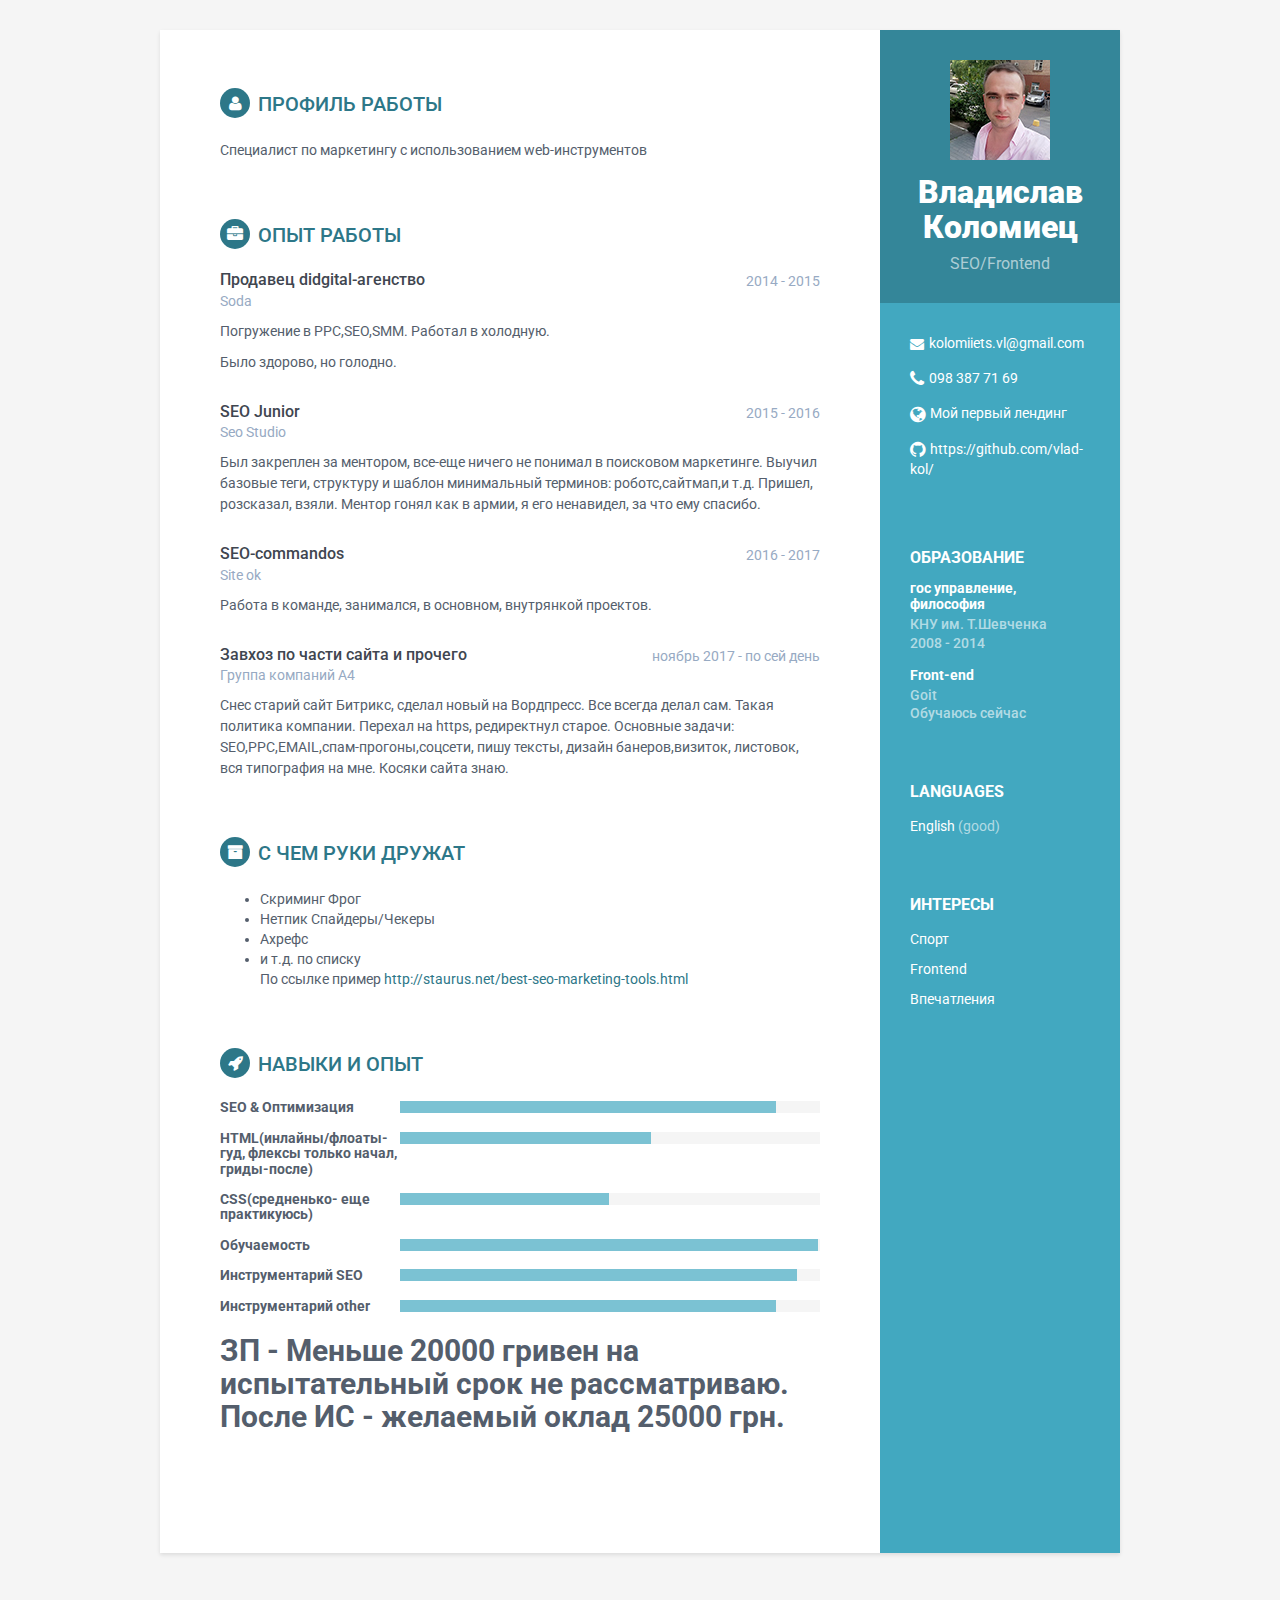
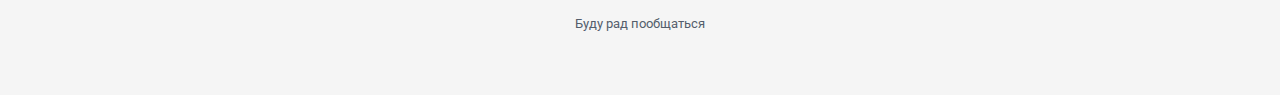
<file: work/index.html>
<!DOCTYPE html>
<!--[if IE 8]> <html lang="en" class="ie8"> <![endif]-->
<!--[if IE 9]> <html lang="en" class="ie9"> <![endif]-->
<!--[if !IE]><!-->
<html lang="en">
<!--<![endif]-->

<head>
    <title>Responsive Resume/CV Template for Developers</title>
    <!-- Meta -->
    <meta charset="utf-8">
    <meta http-equiv="X-UA-Compatible" content="IE=edge">
    <meta name="viewport" content="width=device-width, initial-scale=1.0">
    <meta name="description" content="Responsive HTML5 Resume/CV Template for Developers">
    <meta name="author" content="Xiaoying Riley at 3rd Wave Media">
    <link rel="shortcut icon" href="favicon.ico">
    <link href='https://fonts.googleapis.com/css?family=Roboto:400,500,400italic,300italic,300,500italic,700,700italic,900,900italic' rel='stylesheet' type='text/css'>
    <!-- Global CSS -->
    <link rel="stylesheet" href="assets/plugins/bootstrap/css/bootstrap.min.css">
    <!-- Plugins CSS -->
    <link rel="stylesheet" href="assets/plugins/font-awesome/css/font-awesome.css">

    <!-- Theme CSS -->
    <link id="theme-style" rel="stylesheet" href="assets/css/styles.css">
    <!-- HTML5 shim and Respond.js for IE8 support of HTML5 elements and media queries -->
    <!--[if lt IE 9]>
      <script src="https://oss.maxcdn.com/html5shiv/3.7.2/html5shiv.min.js"></script>
      <script src="https://oss.maxcdn.com/respond/1.4.2/respond.min.js"></script>
    <![endif]-->
</head>

<body>
    <div class="wrapper">
        <div class="sidebar-wrapper">
            <div class="profile-container">
                <img class="profile" src="assets/images/profile2.jpg" alt="" />
                <h1 class="name">Владислав Коломиец</h1>
                <h3 class="tagline">SEO/Frontend</h3>
            </div>
            <!--//profile-container-->

            <div class="contact-container container-block">
                <ul class="list-unstyled contact-list">
                    <li class="email"><i class="fa fa-envelope"></i><a href="mailto: kolomiiets.vl@gmail.com">kolomiiets.vl@gmail.com</a></li>
                    <li class="phone"><i class="fa fa-phone"></i><a href="tel:0983877169">098 387 71 69</a></li>
                    <li class="website"><i class="fa fa-globe"></i><a href="https://vlad-kol.github.io/goit-fe-course/html-css/module-03/" target="_blank">Мой первый лендинг</a></li>
                    <li class="github"><i class="fa fa-github"></i><a href="#" target="_blank">https://github.com/vlad-kol/</a></li>
                </ul>
            </div>
            <!--//contact-container-->
            <div class="education-container container-block">
                <h2 class="container-block-title">Образование</h2>
                <div class="item">
                    <h4 class="degree">гос управление, философия</h4>
                    <h5 class="meta">КНУ им. Т.Шевченка</h5>
                    <div class="time">2008 - 2014</div>
                </div>
                <!--//item-->
                <div class="item">
                    <h4 class="degree">Front-end</h4>
                    <h5 class="meta">Goit</h5>
                    <div class="time">Обучаюсь сейчас</div>
                </div>
                <!--//item-->
            </div>
            <!--//education-container-->

            <div class="languages-container container-block">
                <h2 class="container-block-title">Languages</h2>
                <ul class="list-unstyled interests-list">
                    <li>English <span class="lang-desc">(good)</span></li>
                </ul>
            </div>
            <!--//interests-->

            <div class="interests-container container-block">
                <h2 class="container-block-title">Интересы</h2>
                <ul class="list-unstyled interests-list">
                    <li>Спорт</li>
                    <li>Frontend</li>
                    <li>Впечатления</li>
                </ul>
            </div>
            <!--//interests-->

        </div>
        <!--//sidebar-wrapper-->

        <div class="main-wrapper">

            <section class="section summary-section">
                <h2 class="section-title"><i class="fa fa-user"></i>Профиль работы</h2>
                <div class="summary">
                    <p>Специалист по маркетингу с использованием web-инструментов</p>
                </div>
                <!--//summary-->
            </section>
            <!--//section-->

            <section class="section experiences-section">
                <h2 class="section-title"><i class="fa fa-briefcase"></i>Опыт работы</h2>

                <div class="item">
                    <div class="meta">
                        <div class="upper-row">
                            <h3 class="job-title">Продавец didgital-агенство</h3>
                            <div class="time">2014 - 2015</div>
                        </div>
                        <!--//upper-row-->
                        <div class="company">Soda</div>
                    </div>
                    <!--//meta-->
                    <div class="details">
                        <p>Погружение в PPC,SEO,SMM. Работал в холодную.</p>
                        <p>Было здорово, но голодно.</p>
                    </div>
                    <!--//details-->
                </div>
                <!--//item-->

                <div class="item">
                    <div class="meta">
                        <div class="upper-row">
                            <h3 class="job-title">SEO Junior</h3>
                            <div class="time">2015 - 2016</div>
                        </div>
                        <!--//upper-row-->
                        <div class="company">Seo Studio</div>
                    </div>
                    <!--//meta-->
                    <div class="details">
                        <p>Был закреплен за ментором, все-еще ничего не понимал в поисковом маркетинге. Выучил базовые теги, структуру и шаблон минимальный терминов: роботс,сайтмап,и т.д. Пришел, розсказал, взяли. Ментор гонял как в армии, я его ненавидел,
                            за что ему спасибо.</p>

                    </div>
                    <!--//details-->
                </div>
                <!--//item-->

                <div class="item">
                    <div class="meta">
                        <div class="upper-row">
                            <h3 class="job-title">SEO-commandos</h3>
                            <div class="time">2016 - 2017</div>
                        </div>
                        <!--//upper-row-->
                        <div class="company">Site ok</div>
                    </div>
                    <!--//meta-->
                    <div class="details">
                        <p>Работа в команде, занимался, в основном, внутрянкой проектов.</p>
                    </div>
                    <!--//details-->
                </div>
                <!--//item-->

                <div class="item">
                    <div class="meta">
                        <div class="upper-row">
                            <h3 class="job-title">Завхоз по части сайта и прочего</h3>
                            <div class="time">ноябрь 2017 - по сей день</div>
                        </div>
                        <!--//upper-row-->
                        <div class="company">Группа компаний А4</div>
                    </div>
                    <!--//meta-->
                    <div class="details">
                        <p>Снес старий сайт Битрикс, сделал новый на Вордпресс. Все всегда делал сам. Такая политика компании. Перехал на https, редиректнул старое. Основные задачи: SEO,PPC,EMAIL,спам-прогоны,соцсети, пишу тексты, дизайн банеров,визиток,
                            листовок, вся типография на мне. Косяки сайта знаю.</p>
                    </div>
                    <!--//details-->
                </div>
                <!--//item-->

            </section>
            <!--//section-->

            <section class="section projects-section">
                <h2 class="section-title"><i class="fa fa-archive"></i>С чем руки дружат</h2>
                <div class="intro">
                    <ul>
                        <li> Скриминг Фрог </li>
                        <li> Нетпик Спайдеры/Чекеры </li>
                        <li> Ахрефс </li>
                        <li>и т.д. по списку</li>
                        <p>По ссылке пример <a href="http://staurus.net/best-seo-marketing-tools.html" alt="">http://staurus.net/best-seo-marketing-tools.html</a></p>
                    </ul>
            </section>
            <!--//section-->

            <section class="skills-section section">
                <h2 class="section-title"><i class="fa fa-rocket"></i>Навыки и Опыт</h2>
                <div class="skillset">
                    <div class="item">
                        <h3 class="level-title">SEO &amp; Оптимизация</h3>
                        <div class="level-bar">
                            <div class="level-bar-inner" data-level="90%">
                            </div>
                        </div>
                        <!--//level-bar-->
                    </div>
                    <!--//item-->

                    <div class="item">
                        <h3 class="level-title">HTML(инлайны/флоаты-гуд, флексы только начал, гриды-после)</h3>
                        <div class="level-bar">
                            <div class="level-bar-inner" data-level="60%">
                            </div>
                        </div>
                        <!--//level-bar-->
                    </div>
                    <!--//item-->

                    <div class="item">
                        <h3 class="level-title">CSS(средненько- еще практикуюсь)</h3>
                        <div class="level-bar">
                            <div class="level-bar-inner" data-level="50%">
                            </div>
                        </div>
                        <!--//level-bar-->
                    </div>
                    <!--//item-->

                    <div class="item">
                        <h3 class="level-title">Обучаемость</h3>
                        <div class="level-bar">
                            <div class="level-bar-inner" data-level="100%">
                            </div>
                        </div>
                        <!--//level-bar-->
                    </div>
                    <!--//item-->

                    <div class="item">
                        <h3 class="level-title">Инструментарий SEO</h3>
                        <div class="level-bar">
                            <div class="level-bar-inner" data-level="95%">
                            </div>
                        </div>
                        <!--//level-bar-->
                    </div>
                    <!--//item-->

                    <div class="item">
                        <h3 class="level-title">Инструментарий other</h3>
                        <div class="level-bar">
                            <div class="level-bar-inner" data-level="90%">
                            </div>
                        </div>
                        <!--//level-bar-->
                    </div>
                    <!--//item-->

                </div>
                <h2>ЗП - Меньше 20000 гривен на испытательный срок не рассматриваю. После ИС - желаемый оклад 25000 грн.</h2>
            </section>
            <!--//skills-section-->

            </div>
            <!--//main-body-->
        </div>

        <footer class="footer">
            <div class="text-center">
                <!--/* This template is released under the Creative Commons Attribution 3.0 License. Please keep the attribution link below when using for your own project. Thank you for your support. :) If you'd like to use the template without the attribution, you can check out other license options via our website: themes.3rdwavemedia.com */-->
                <small class="copyright">Буду рад пообщаться</small>
            </div>
            <!--//container-->
        </footer>
        <!--//footer-->

        <!-- Javascript -->
        <script type="text/javascript" src="assets/plugins/jquery-1.11.3.min.js"></script>
        <script type="text/javascript" src="assets/plugins/bootstrap/js/bootstrap.min.js"></script>
        <!-- custom js -->
        <script type="text/javascript" src="assets/js/main.js"></script>
</body>

</html>
</file>
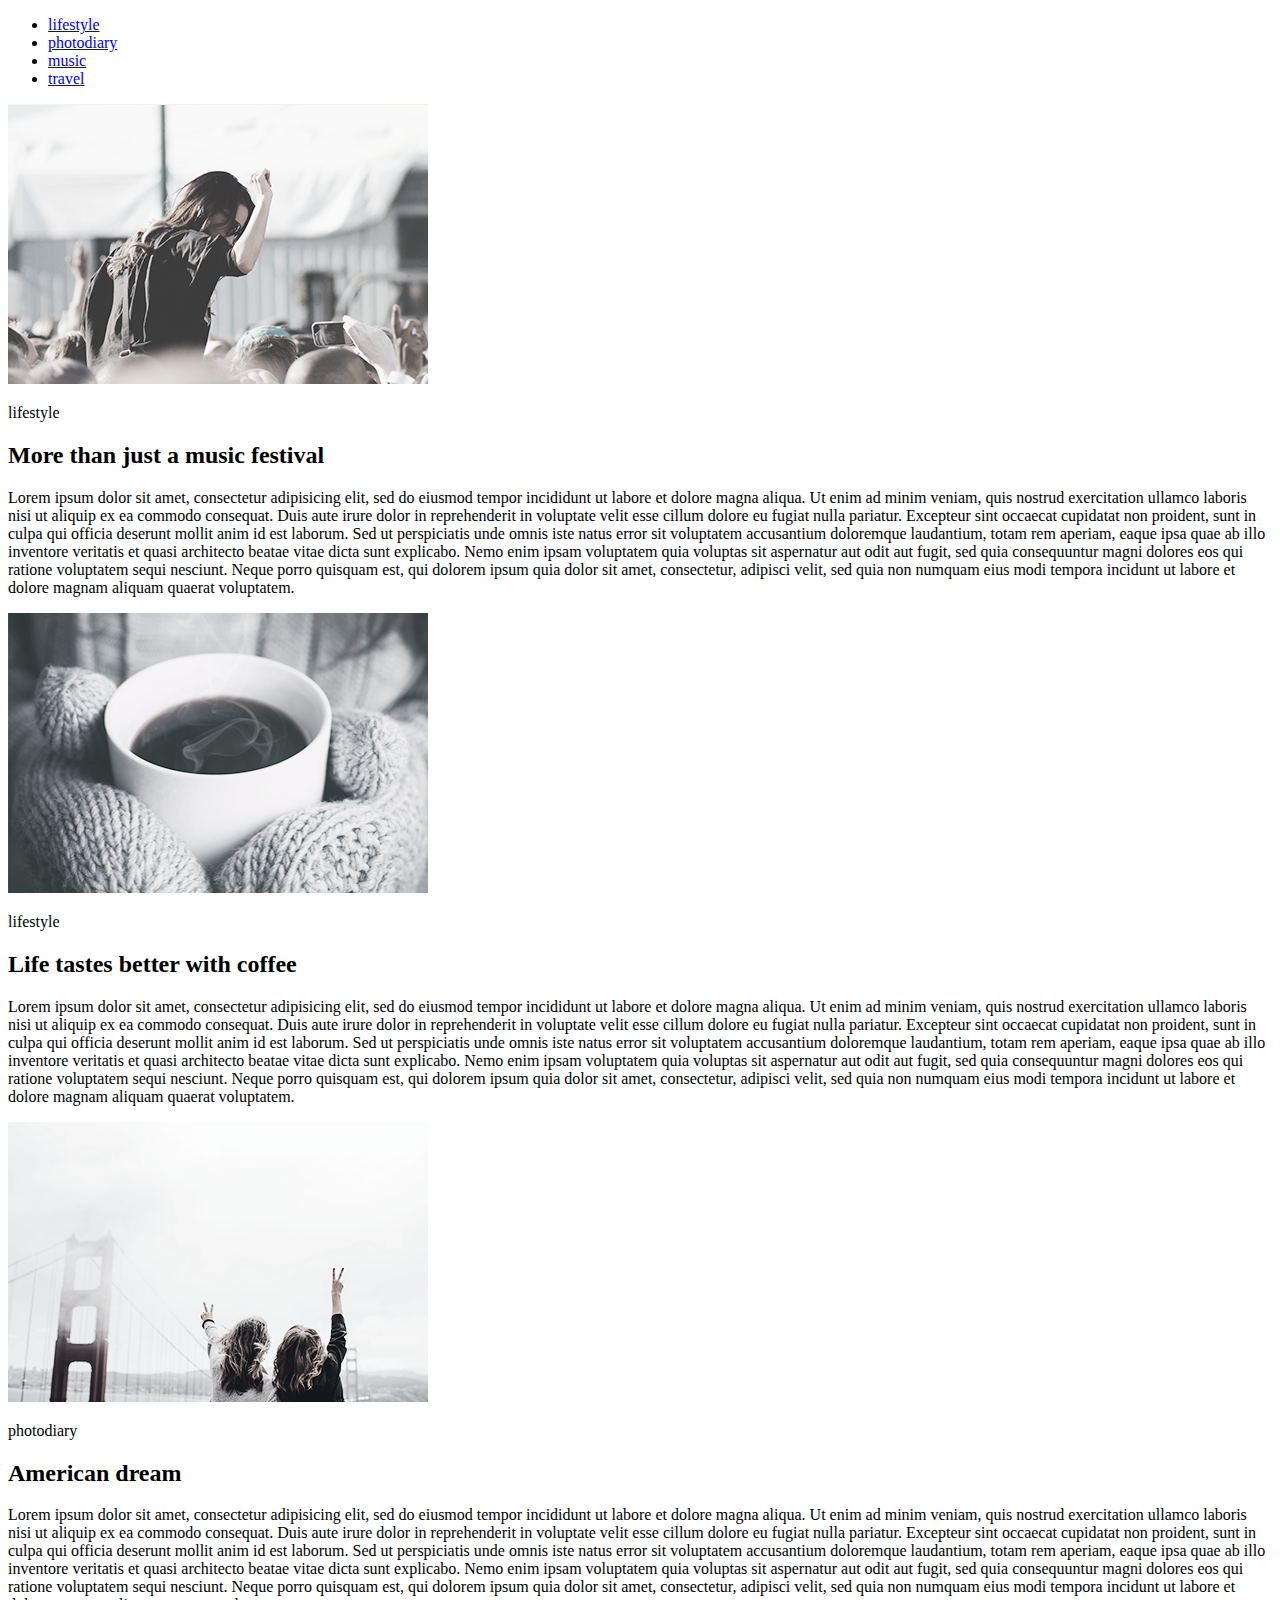
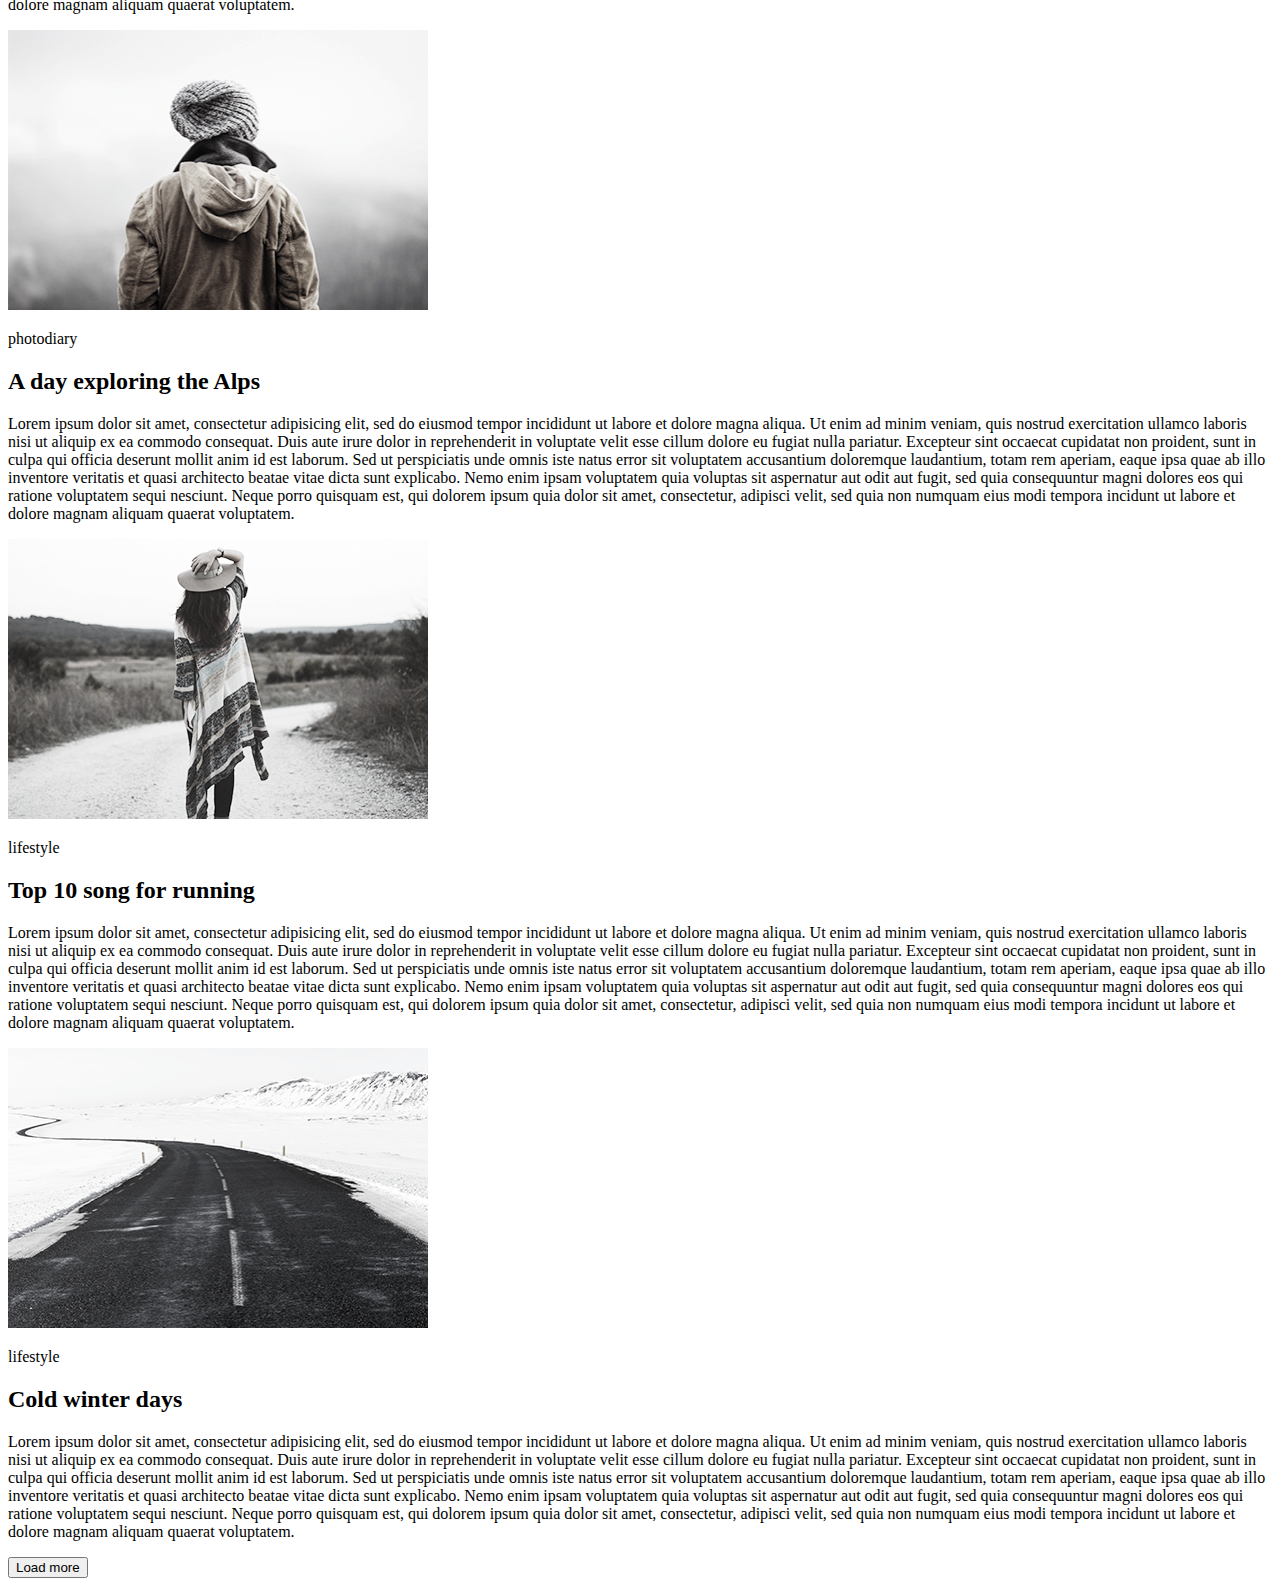
<file: html-css/homework-01-02/index.html>
<!DOCTYPE html>
<html lang="en">

<head>
    <meta charset="UTF-8">
    <meta name="viewport" content="width=device-width, initial-scale=1.0">
    <meta http-equiv="X-UA-Compatible" content="ie=edge">
    <title>module-01-02</title>
</head>

<body>
    <ul>
        <li><a href="#">lifestyle</a></li>
        <li><a href="#">photodiary</a></li>
        <li><a href="#">music</a></li>
        <li><a href="#">travel</a></li>
    </ul>
    <div>
        <img src="img/image1.png" alt="" width="420px" height="280px">
        <p>
            lifestyle
        </p>
        <h2>More than just a music festival</h2>
        <p>
            <span>Lorem ipsum dolor sit amet, consectetur adipisicing elit, sed do eiusmod tempor incididunt ut labore et dolore magna aliqua. Ut enim ad minim veniam, quis nostrud exercitation ullamco laboris nisi ut aliquip ex ea commodo consequat. Duis aute irure dolor in reprehenderit in voluptate velit esse cillum dolore eu fugiat nulla pariatur. Excepteur sint occaecat cupidatat non proident, sunt in culpa qui officia deserunt mollit anim id est laborum. Sed ut perspiciatis unde omnis iste natus error sit voluptatem accusantium doloremque laudantium, totam rem aperiam, eaque ipsa quae ab illo inventore veritatis et quasi architecto beatae vitae dicta sunt explicabo. Nemo enim ipsam voluptatem quia voluptas sit aspernatur aut odit aut fugit, sed quia consequuntur magni dolores eos qui ratione voluptatem sequi nesciunt. Neque porro quisquam est, qui dolorem ipsum quia dolor sit amet, consectetur, adipisci velit, sed quia non numquam eius modi tempora incidunt ut labore et dolore magnam aliquam quaerat voluptatem.</span>
        </p>
    </div>
    <div>
        <img src="img/image2.png" alt="" width="420px" height="280px">
        <p>
            lifestyle
        </p>
        <h2>Life tastes better with coffee</h2>
        <p>
            Lorem ipsum dolor sit amet, consectetur adipisicing elit, sed do eiusmod tempor incididunt ut labore et dolore magna aliqua. Ut enim ad minim veniam, quis nostrud exercitation ullamco laboris nisi ut aliquip ex ea commodo consequat. Duis aute irure dolor
            in reprehenderit in voluptate velit esse cillum dolore eu fugiat nulla pariatur. Excepteur sint occaecat cupidatat non proident, sunt in culpa qui officia deserunt mollit anim id est laborum. Sed ut perspiciatis unde omnis iste natus error
            sit voluptatem accusantium doloremque laudantium, totam rem aperiam, eaque ipsa quae ab illo inventore veritatis et quasi architecto beatae vitae dicta sunt explicabo. Nemo enim ipsam voluptatem quia voluptas sit aspernatur aut odit aut fugit,
            sed quia consequuntur magni dolores eos qui ratione voluptatem sequi nesciunt. Neque porro quisquam est, qui dolorem ipsum quia dolor sit amet, consectetur, adipisci velit, sed quia non numquam eius modi tempora incidunt ut labore et dolore
            magnam aliquam quaerat voluptatem.
        </p>
    </div>
    <div>
        <img src="img/image3.png" alt="" width="420px" height="280px">
        <p>
            photodiary
        </p>
        <h2>American dream</h2>
        <p>
            Lorem ipsum dolor sit amet, consectetur adipisicing elit, sed do eiusmod tempor incididunt ut labore et dolore magna aliqua. Ut enim ad minim veniam, quis nostrud exercitation ullamco laboris nisi ut aliquip ex ea commodo consequat. Duis aute irure dolor
            in reprehenderit in voluptate velit esse cillum dolore eu fugiat nulla pariatur. Excepteur sint occaecat cupidatat non proident, sunt in culpa qui officia deserunt mollit anim id est laborum. Sed ut perspiciatis unde omnis iste natus error
            sit voluptatem accusantium doloremque laudantium, totam rem aperiam, eaque ipsa quae ab illo inventore veritatis et quasi architecto beatae vitae dicta sunt explicabo. Nemo enim ipsam voluptatem quia voluptas sit aspernatur aut odit aut fugit,
            sed quia consequuntur magni dolores eos qui ratione voluptatem sequi nesciunt. Neque porro quisquam est, qui dolorem ipsum quia dolor sit amet, consectetur, adipisci velit, sed quia non numquam eius modi tempora incidunt ut labore et dolore
            magnam aliquam quaerat voluptatem.
        </p>
    </div>
    <div>
        <img src="img/image4.png" alt="" width="420px" height="280px">
        <p>
            photodiary
        </p>
        <h2>A day exploring the Alps</h2>
        <p>
            Lorem ipsum dolor sit amet, consectetur adipisicing elit, sed do eiusmod tempor incididunt ut labore et dolore magna aliqua. Ut enim ad minim veniam, quis nostrud exercitation ullamco laboris nisi ut aliquip ex ea commodo consequat. Duis aute irure dolor
            in reprehenderit in voluptate velit esse cillum dolore eu fugiat nulla pariatur. Excepteur sint occaecat cupidatat non proident, sunt in culpa qui officia deserunt mollit anim id est laborum. Sed ut perspiciatis unde omnis iste natus error
            sit voluptatem accusantium doloremque laudantium, totam rem aperiam, eaque ipsa quae ab illo inventore veritatis et quasi architecto beatae vitae dicta sunt explicabo. Nemo enim ipsam voluptatem quia voluptas sit aspernatur aut odit aut fugit,
            sed quia consequuntur magni dolores eos qui ratione voluptatem sequi nesciunt. Neque porro quisquam est, qui dolorem ipsum quia dolor sit amet, consectetur, adipisci velit, sed quia non numquam eius modi tempora incidunt ut labore et dolore
            magnam aliquam quaerat voluptatem.
        </p>
    </div>
    <div>
        <img src="img/image5.png" alt="" width="420px" height="280px">
        <p>
            lifestyle
        </p>
        <h2>Top 10 song for running</h2>
        <p>
            Lorem ipsum dolor sit amet, consectetur adipisicing elit, sed do eiusmod tempor incididunt ut labore et dolore magna aliqua. Ut enim ad minim veniam, quis nostrud exercitation ullamco laboris nisi ut aliquip ex ea commodo consequat. Duis aute irure dolor
            in reprehenderit in voluptate velit esse cillum dolore eu fugiat nulla pariatur. Excepteur sint occaecat cupidatat non proident, sunt in culpa qui officia deserunt mollit anim id est laborum. Sed ut perspiciatis unde omnis iste natus error
            sit voluptatem accusantium doloremque laudantium, totam rem aperiam, eaque ipsa quae ab illo inventore veritatis et quasi architecto beatae vitae dicta sunt explicabo. Nemo enim ipsam voluptatem quia voluptas sit aspernatur aut odit aut fugit,
            sed quia consequuntur magni dolores eos qui ratione voluptatem sequi nesciunt. Neque porro quisquam est, qui dolorem ipsum quia dolor sit amet, consectetur, adipisci velit, sed quia non numquam eius modi tempora incidunt ut labore et dolore
            magnam aliquam quaerat voluptatem.
        </p>
    </div>
    <div>
        <div>
            <img src="img/image6.png" alt="" width="420px" height="280px">
        </div>
        <p>
            lifestyle
        </p>
        <h2>Cold winter days</h2>
        <p>
            Lorem ipsum dolor sit amet, consectetur adipisicing elit, sed do eiusmod tempor incididunt ut labore et dolore magna aliqua. Ut enim ad minim veniam, quis nostrud exercitation ullamco laboris nisi ut aliquip ex ea commodo consequat. Duis aute irure dolor
            in reprehenderit in voluptate velit esse cillum dolore eu fugiat nulla pariatur. Excepteur sint occaecat cupidatat non proident, sunt in culpa qui officia deserunt mollit anim id est laborum. Sed ut perspiciatis unde omnis iste natus error
            sit voluptatem accusantium doloremque laudantium, totam rem aperiam, eaque ipsa quae ab illo inventore veritatis et quasi architecto beatae vitae dicta sunt explicabo. Nemo enim ipsam voluptatem quia voluptas sit aspernatur aut odit aut fugit,
            sed quia consequuntur magni dolores eos qui ratione voluptatem sequi nesciunt. Neque porro quisquam est, qui dolorem ipsum quia dolor sit amet, consectetur, adipisci velit, sed quia non numquam eius modi tempora incidunt ut labore et dolore
            magnam aliquam quaerat voluptatem.
        </p>
    </div>
    <button>Load more</button>
</body>

</html>
</file>
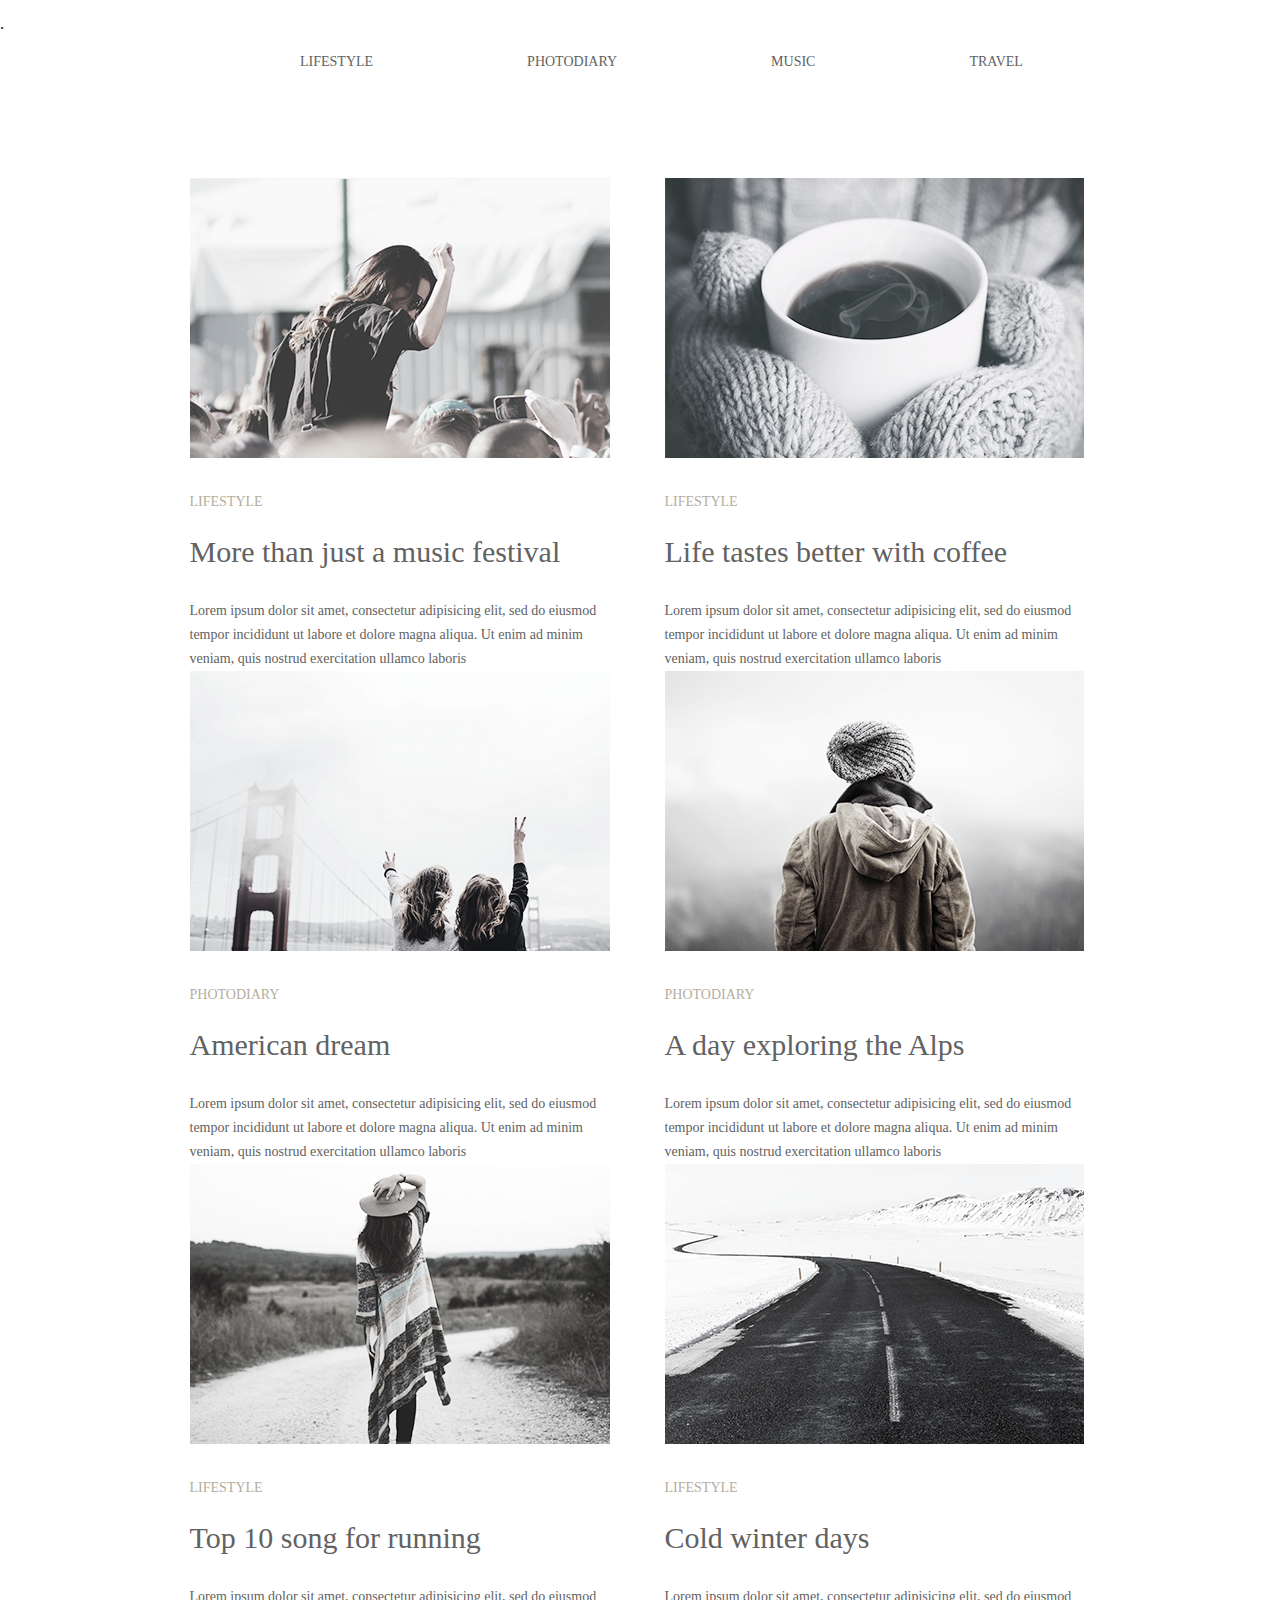
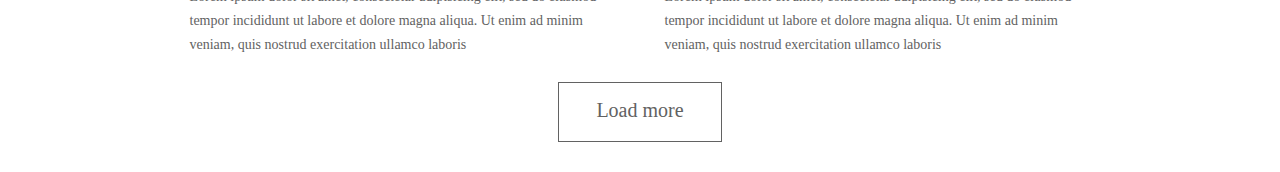
<file: html-css/module-03/index.html>
<!DOCTYPE html>
<html lang="en">

<head>
    <meta charset="UTF-8">
    <meta name="viewport" content="width=device-width, initial-scale=1.0">
    <meta http-equiv="X-UA-Compatible" content="ie=edge">
    <link rel="stylesheet" href="css\style.css">
    <title>module-03</title>
</head>

<body>
    <div class="container">.</div>
    <header>
        <nav>
            <ul>
                <li>
                    <li><a href="#"> lifestyle</a></li>
                    <li><a href="#">photodiary</a></li>
                    <li><a href="#">music</a></li>
                    <li><a href="#">travel</a></li>
                </li>
            </ul>
        </nav>
    </header>

    <main class="center_position">
        <article class="left_post">
            <img src="img/image1.png" alt="">
            <p class="figure_text">
                lifestyle
            </p>
            <h2>More than just a music festival</h2>
            <p class="text_about">
                Lorem ipsum dolor sit amet, consectetur adipisicing elit, sed do eiusmod tempor incididunt ut labore et dolore magna aliqua. Ut enim ad minim veniam, quis nostrud exercitation ullamco laboris</p>
        </article>
        <article class="right_post">
            <img src="img/image2.png" alt="">
            <p class="figure_text">
                lifestyle
            </p>
            <h2>Life tastes better with coffee</h2>
            <p class="text_about">
                Lorem ipsum dolor sit amet, consectetur adipisicing elit, sed do eiusmod tempor incididunt ut labore et dolore magna aliqua. Ut enim ad minim veniam, quis nostrud exercitation ullamco laboris</p>
        </article>
        <article class="left_post_2">
            <img src="img/image3.png" alt="">
            <p class="figure_text">photodiary</p>
            <h2>American dream</h2>
            <p class="text_about">
                Lorem ipsum dolor sit amet, consectetur adipisicing elit, sed do eiusmod tempor incididunt ut labore et dolore magna aliqua. Ut enim ad minim veniam, quis nostrud exercitation ullamco laboris</p>
        </article>
        <article class="right_post_2">
            <img src="img/image4.png" alt="">
            <p class="figure_text">photodiary</p>
            <h2>A day exploring the Alps</h2>
            <p class="text_about">
                Lorem ipsum dolor sit amet, consectetur adipisicing elit, sed do eiusmod tempor incididunt ut labore et dolore magna aliqua. Ut enim ad minim veniam, quis nostrud exercitation ullamco laboris</p>
        </article>
        <article class="left_post_3">
            <img src="img/image5.png" alt="">
            <p class="figure_text">
                lifestyle
            </p>
            <h2>Top 10 song for running</h2>
            <p class="text_about">
                Lorem ipsum dolor sit amet, consectetur adipisicing elit, sed do eiusmod tempor incididunt ut labore et dolore magna aliqua. Ut enim ad minim veniam, quis nostrud exercitation ullamco laboris</p>
        </article>
        <article class="right_post_3">
            <img src="img/image6.png" alt=" ">
            <p class="figure_text">lifestyle</p>
            <h2>Cold winter days</h2>
            <p class="text_about">
                Lorem ipsum dolor sit amet, consectetur adipisicing elit, sed do eiusmod tempor incididunt ut labore et dolore magna aliqua. Ut enim ad minim veniam, quis nostrud exercitation ullamco laboris</p>
        </article>
        <div class="box">
            <a href="#">
                <p class="text_button">Load more</p>
            </a>
        </div>
    </main>
</body>

</html>
</file>
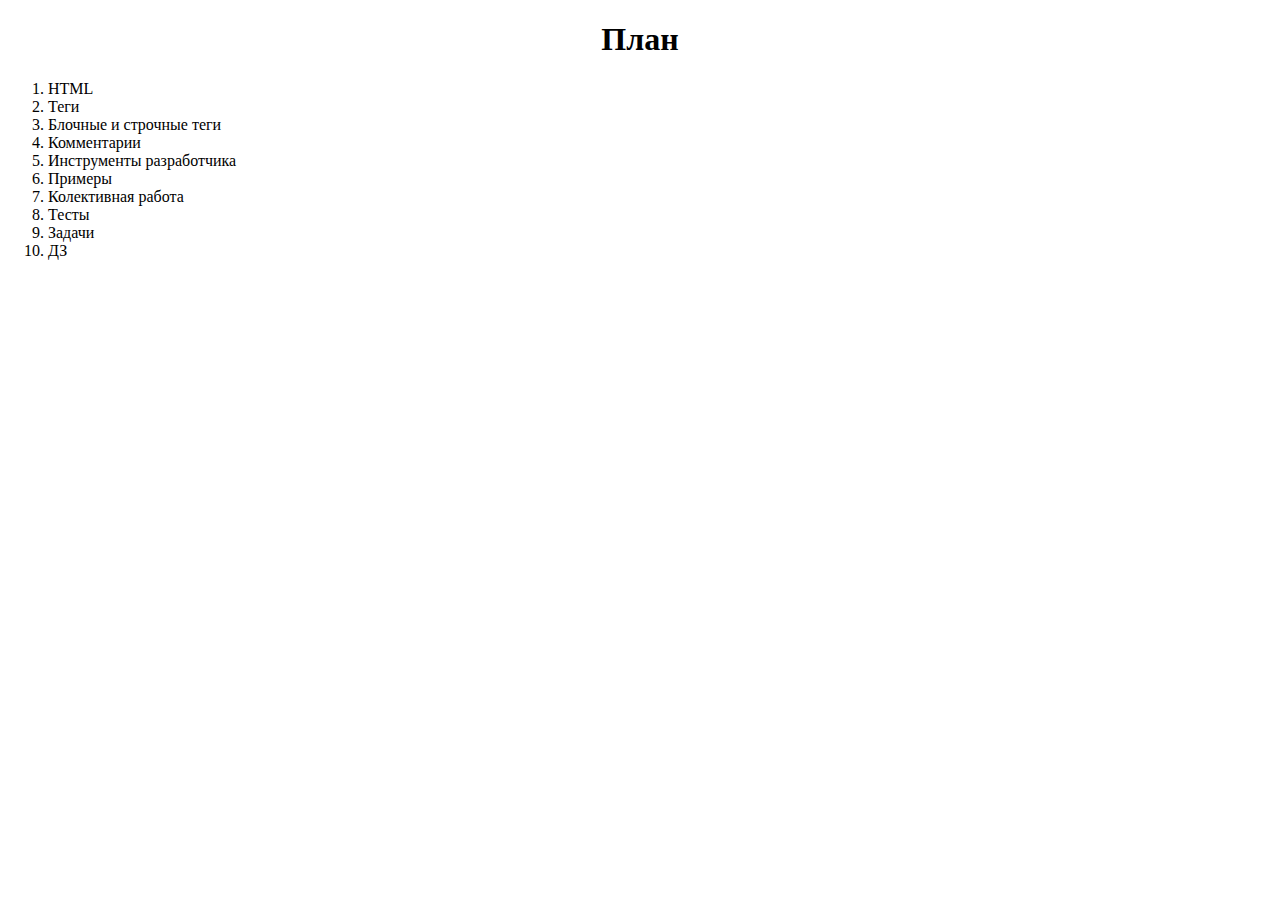
<file: 17.05.2018/Plan.html>
<!DOCTYPE html>
<html lang="en">
<head>
    <meta charset="UTF-8">
    <meta name="viewport" content="width=device-width, initial-scale=1.0">
    <meta http-equiv="X-UA-Compatible" content="ie=edge">
    <title>План</title>
    <style>
    h1 {
        text-align: center;
    }

    a {
        text-decoration: none;
        color: #000;
        display: block;
    }

    a:hover {
        color: #ffffff;
        background-color: #000;
    }
    </style>
</head>
<body>
    <h1>План</h1>
    <ol>
        <li><a href="http://fecore.net.ua/theory/module-1.html#html" target="_blank">HTML</a></li>
        <li><a href="http://fecore.net.ua/theory/module-1.html#tags" target="_blank">Теги</a></li>
        <li><a href="http://fecore.net.ua/theory/module-1.html#block-vs-inline" target="_blank">Блочные и строчные теги</a></li>
        <li><a href="http://fecore.net.ua/theory/module-1.html#rules" target="_blank">Комментарии</a></li>
        <li><a href="http://fecore.net.ua/theory/module-1.html#tools" target="_blank">Инструменты разработчика</a></li>
        <li><a href="Examples.html" target="_blank">Примеры</a></li>
        <li><a href="http://fecore.net.ua/tasks/module-1.html" target="_blank">Колективная работа</a></li>
        <li><a href="https://www.onlinequizcreator.com/module-1/quiz-341775" target="_blank">Тесты</a></li>
        <li><a href="Tasks.html" target="_blank">Задачи</a></li>
        <li><a href="http://fecore.net.ua/homework/module-1.html" target="_blank">ДЗ</a></li>
    </ol>
</body>
</html>
</file>
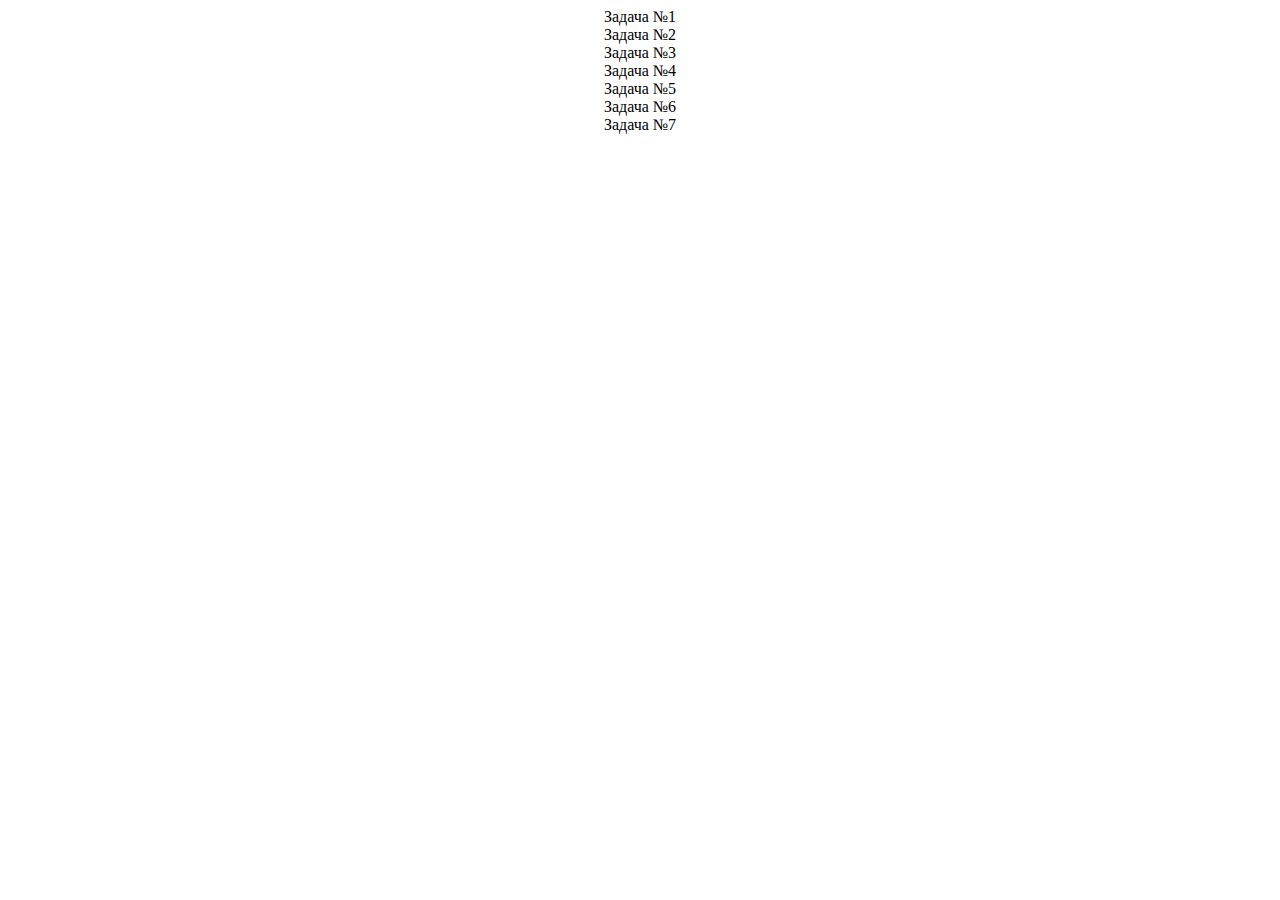
<file: 17.05.2018/Tasks.html>
<!DOCTYPE html>
<html lang="en">
<head>
    <meta charset="UTF-8">
    <meta name="viewport" content="width=device-width, initial-scale=1.0">
    <meta http-equiv="X-UA-Compatible" content="ie=edge">
    <title>Tasks</title>
    <style>
    a {
        display: block;
        text-decoration: none;
        color: #000;
        text-align: center;
    }

    a:hover {
        color: #ffffff;
        background-color: #000;
    }
    </style>
</head>
<body>
    <a href="http://joxi.ru/l2Z4vbRc8QVy0r" target="_blank">Задача №1</a>   
    <a href="http://joxi.ru/LmG9VJeTR1ZjdA" target="_blank">Задача №2</a>
    <a href="http://joxi.ru/brRzDJ5HQE8Gyr" target="_blank">Задача №3</a>
    <a href="http://joxi.ru/eAOzqBYH4lGex2" target="_blank">Задача №4</a>
    <a href="http://joxi.ru/4Akg35oCMnVL0A" target="_blank">Задача №5</a>
    <a href="http://joxi.ru/Dr8RKZyTk5D3P2" target="_blank">Задача №6</a>
    <a href="http://joxi.ru/E2pEvK1tByj0yA" target="_blank">Задача №7</a>
</body>
</html>
</file>
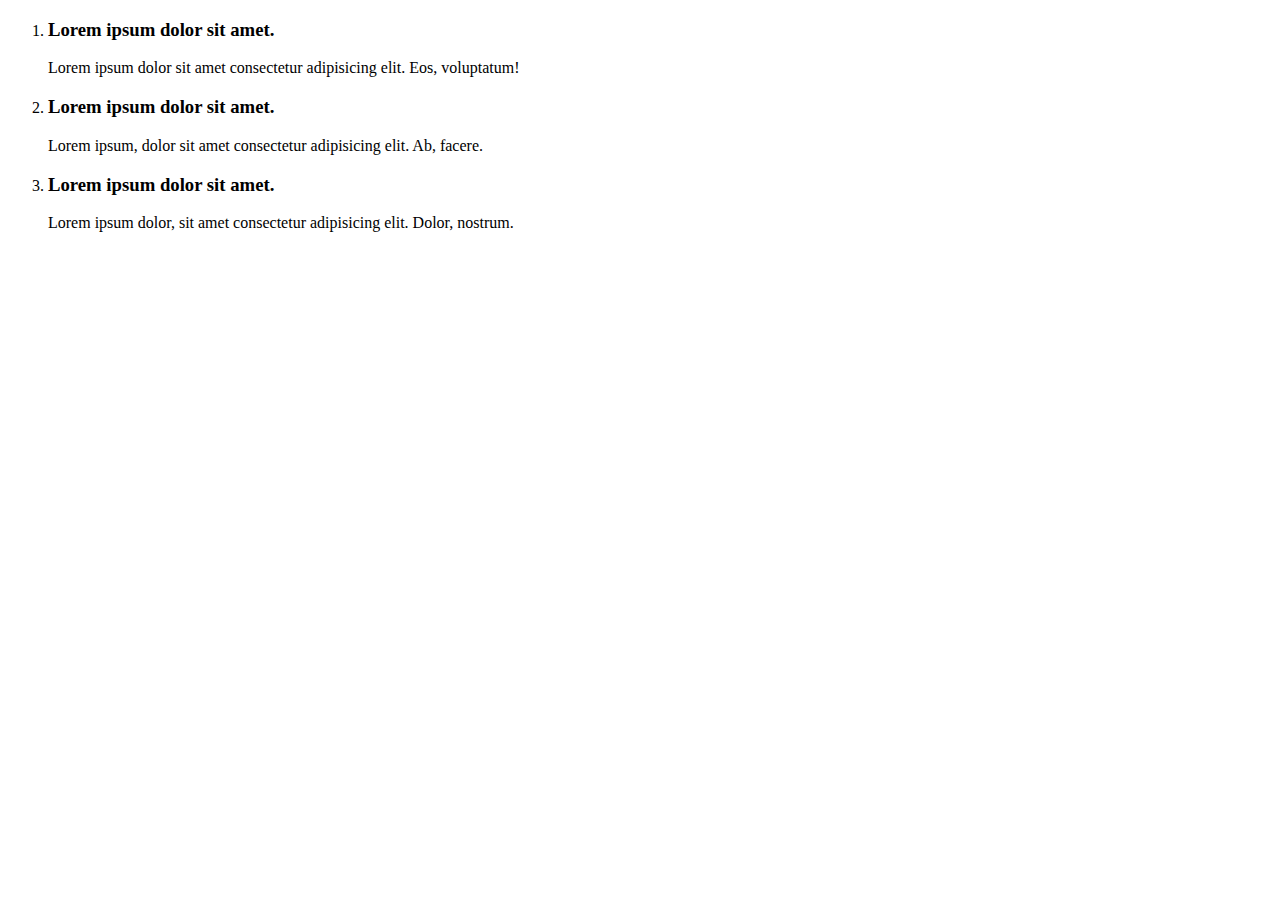
<file: html-css/homework-01-02/additional assignment/exercise 2.html>
<!DOCTYPE html>
<html lang="en">

<head>
    <meta charset="UTF-8">
    <meta name="viewport" content="width=device-width, initial-scale=1.0">
    <meta http-equiv="X-UA-Compatible" content="ie=edge">
    <title>Document</title>
</head>

<body>
    <ol>
        <li>
            <h3>Lorem ipsum dolor sit amet.</h3>
            <p>Lorem ipsum dolor sit amet consectetur adipisicing elit. Eos, voluptatum!</p>
        </li>
        <li>
            <h3>Lorem ipsum dolor sit amet.</h3>
            <p>Lorem ipsum, dolor sit amet consectetur adipisicing elit. Ab, facere.</p>
        </li>
        <li>
            <h3>Lorem ipsum dolor sit amet.</h3>
            <p>Lorem ipsum dolor, sit amet consectetur adipisicing elit. Dolor, nostrum.</p>
        </li>
    </ol>
</body>

</html>
</file>
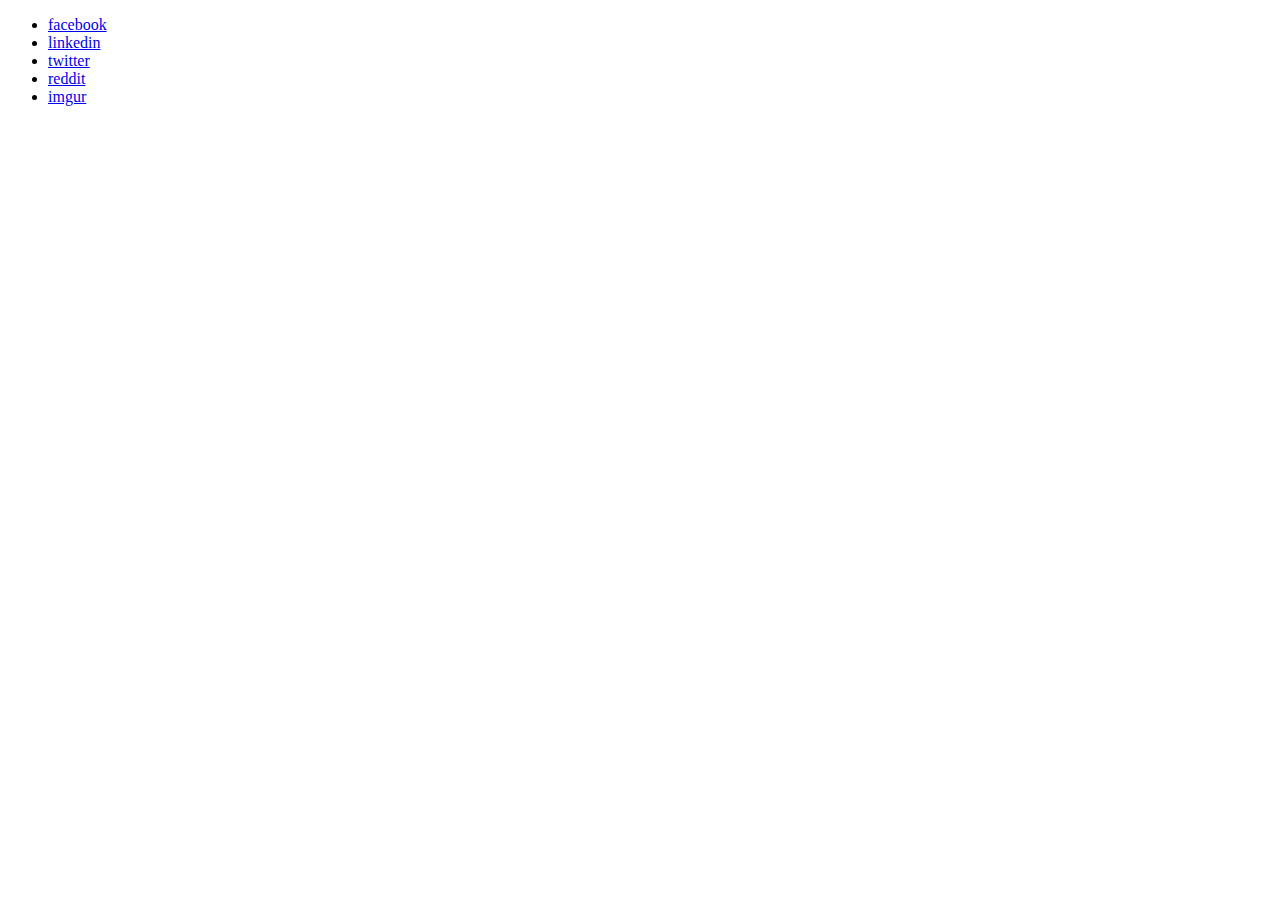
<file: html-css/homework-01-02/additional assignment/exercise 3.html>
<!DOCTYPE html>
<html lang="en">

<head>
    <meta charset="UTF-8">
    <meta name="viewport" content="width=device-width, initial-scale=1.0">
    <meta http-equiv="X-UA-Compatible" content="ie=edge">
    <title>Document</title>
</head>

<body>
    <ul>
        <li>
            <a href="https://www.facebook.com/">facebook</a>
        </li>
        <li>
            <a href="https://www.linkedin.com/">linkedin</a>
        </li>
        <li>
            <a href="https://twitter.com/">twitter</a>
        </li>
        <li>
            <a href="https://www.reddit.com/">reddit</a>
        </li>
        <li>
            <a href="https://imgur.com/">imgur</a>
        </li>
    </ul>

</body>

</html>
</file>
<file: work/assets/css/styles.css>
/*   
 * Template Name: Orbit - Responsive Resume/CV Template for Developers
 * Version: 1.0
 * Author: Xiaoying Riley
 * Twitter: @3rdwave_themes
 * License: Creative Commons Attribution 3.0 License
 * Website: http://themes.3rdwavemedia.com/
*/
/* styles.css */
/* ======= Base ======= */
body {
  font-family: 'Roboto', sans-serif;
  color: #545E6C;
  background: #f5f5f5;
  font-size: 14px;
  padding: 30px;
  -webkit-font-smoothing: antialiased;
  -moz-osx-font-smoothing: grayscale;
}
h1,
h2,
h3,
h4,
h5,
h6 {
  font-weight: 700;
}
a {
  color: #2d7788;
  -webkit-transition: all 0.4s ease-in-out;
  -moz-transition: all 0.4s ease-in-out;
  -ms-transition: all 0.4s ease-in-out;
  -o-transition: all 0.4s ease-in-out;
}
a:hover {
  text-decoration: underline;
  color: #1a454f;
}
a:focus {
  text-decoration: none;
}
p {
  line-height: 1.5;
}
.wrapper {
  background: #42A8C0;
  max-width: 960px;
  margin: 0 auto;
  position: relative;
  -webkit-box-shadow: 0px 2px 4px rgba(0, 0, 0, 0.1);
  -moz-box-shadow: 0px 2px 4px rgba(0, 0, 0, 0.1);
  box-shadow: 0px 2px 4px rgba(0, 0, 0, 0.1);
}
.sidebar-wrapper {
  background: #42A8C0;
  position: absolute;
  right: 0;
  width: 240px;
  height: 100%;
  min-height: 800px;
  color: #fff;
}
.sidebar-wrapper a {
  color: #fff;
}
.sidebar-wrapper .profile-container {
  padding: 30px;
  background: rgba(0, 0, 0, 0.2);
  text-align: center;
  color: #fff;
}
.sidebar-wrapper .name {
  font-size: 32px;
  font-weight: 900;
  margin-top: 0;
  margin-bottom: 10px;
}
.sidebar-wrapper .tagline {
  color: rgba(255, 255, 255, 0.6);
  font-size: 16px;
  font-weight: 400;
  margin-top: 0;
  margin-bottom: 0;
}
.sidebar-wrapper .profile {
  margin-bottom: 15px;
}
.sidebar-wrapper .contact-list .fa {
  margin-right: 5px;
  font-size: 18px;
  vertical-align: middle;
}
.sidebar-wrapper .contact-list li {
  margin-bottom: 15px;
}
.sidebar-wrapper .contact-list li:last-child {
  margin-bottom: 0;
}
.sidebar-wrapper .contact-list .email .fa {
  font-size: 14px;
}
.sidebar-wrapper .container-block {
  padding: 30px;
}
.sidebar-wrapper .container-block-title {
  text-transform: uppercase;
  font-size: 16px;
  font-weight: 700;
  margin-top: 0;
  margin-bottom: 15px;
}
.sidebar-wrapper .degree {
  font-size: 14px;
  margin-top: 0;
  margin-bottom: 5px;
}
.sidebar-wrapper .education-container .item {
  margin-bottom: 15px;
}
.sidebar-wrapper .education-container .item:last-child {
  margin-bottom: 0;
}
.sidebar-wrapper .education-container .meta {
  color: rgba(255, 255, 255, 0.6);
  font-weight: 500;
  margin-bottom: 0px;
  margin-top: 0;
}
.sidebar-wrapper .education-container .time {
  color: rgba(255, 255, 255, 0.6);
  font-weight: 500;
  margin-bottom: 0px;
}
.sidebar-wrapper .languages-container .lang-desc {
  color: rgba(255, 255, 255, 0.6);
}
.sidebar-wrapper .languages-list {
  margin-bottom: 0;
}
.sidebar-wrapper .languages-list li {
  margin-bottom: 10px;
}
.sidebar-wrapper .languages-list li:last-child {
  margin-bottom: 0;
}
.sidebar-wrapper .interests-list {
  margin-bottom: 0;
}
.sidebar-wrapper .interests-list li {
  margin-bottom: 10px;
}
.sidebar-wrapper .interests-list li:last-child {
  margin-bottom: 0;
}
.main-wrapper {
  background: #fff;
  padding: 60px;
  padding-right: 300px;
}
.main-wrapper .section-title {
  text-transform: uppercase;
  font-size: 20px;
  font-weight: 500;
  color: #2d7788;
  position: relative;
  margin-top: 0;
  margin-bottom: 20px;
}
.main-wrapper .section-title .fa {
  width: 30px;
  height: 30px;
  margin-right: 8px;
  display: inline-block;
  color: #fff;
  -webkit-border-radius: 50%;
  -moz-border-radius: 50%;
  -ms-border-radius: 50%;
  -o-border-radius: 50%;
  border-radius: 50%;
  -moz-background-clip: padding;
  -webkit-background-clip: padding-box;
  background-clip: padding-box;
  background: #2d7788;
  text-align: center;
  padding-top: 8px;
  font-size: 16px;
  position: relative;
  top: -2px;
}
.main-wrapper .section {
  margin-bottom: 60px;
}
.main-wrapper .experiences-section .item {
  margin-bottom: 30px;
}
.main-wrapper .upper-row {
  position: relative;
  overflow: hidden;
  margin-bottom: 2px;
}
.main-wrapper .job-title {
  color: #3F4650;
  font-size: 16px;
  margin-top: 0;
  margin-bottom: 0;
  font-weight: 500;
}
.main-wrapper .time {
  position: absolute;
  right: 0;
  top: 0;
  color: #97AAC3;
}
.main-wrapper .company {
  margin-bottom: 10px;
  color: #97AAC3;
}
.main-wrapper .project-title {
  font-size: 16px;
  font-weight: 400;
  margin-top: 0;
  margin-bottom: 5px;
}
.main-wrapper .projects-section .intro {
  margin-bottom: 30px;
}
.main-wrapper .projects-section .item {
  margin-bottom: 15px;
}
.skillset .item {
  margin-bottom: 15px;
  overflow: hidden;
}
.skillset .level-title {
  font-size: 14px;
  margin-top: 0;
  margin-bottom: 12px;
}
.skillset .level-bar {
  height: 12px;
  background: #f5f5f5;
}
.skillset .level-bar-inner {
  height: 12px;
  background: #7bc2d3;
}
.footer {
  padding: 30px;
  padding-top: 60px;
}
.footer .copyright {
  line-height: 1.6;
  color: #545E6C;
  font-size: 13px;
}
.footer .fa-heart {
  color: #fb866a;
}
/* Extra small devices (phones, less than 768px) */
@media (max-width: 767px) {
  .sidebar-wrapper {
    position: static;
    width: inherit;
  }
  .main-wrapper {
    padding: 30px;
  }
  .main-wrapper .time {
    position: static;
    display: block;
    margin-top: 5px;
  }
  .main-wrapper .upper-row {
    margin-bottom: 0;
  }
}
/* Small devices (tablets, 768px and up) */
/* Medium devices (desktops, 992px and up) */
@media (min-width: 992px) {
  .skillset .level-title {
    display: inline-block;
    float: left;
    width: 30%;
    margin-bottom: 0;
  }
  .skillset .level-bar {
    display: inline-block;
    width: 70%;
    float: left;
    position: relative;
    top: 1px;
  }
}
/* Large devices (large desktops, 1200px and up) */
/* Ex-Large devices (large desktops, 1200px and up) */
</file>
